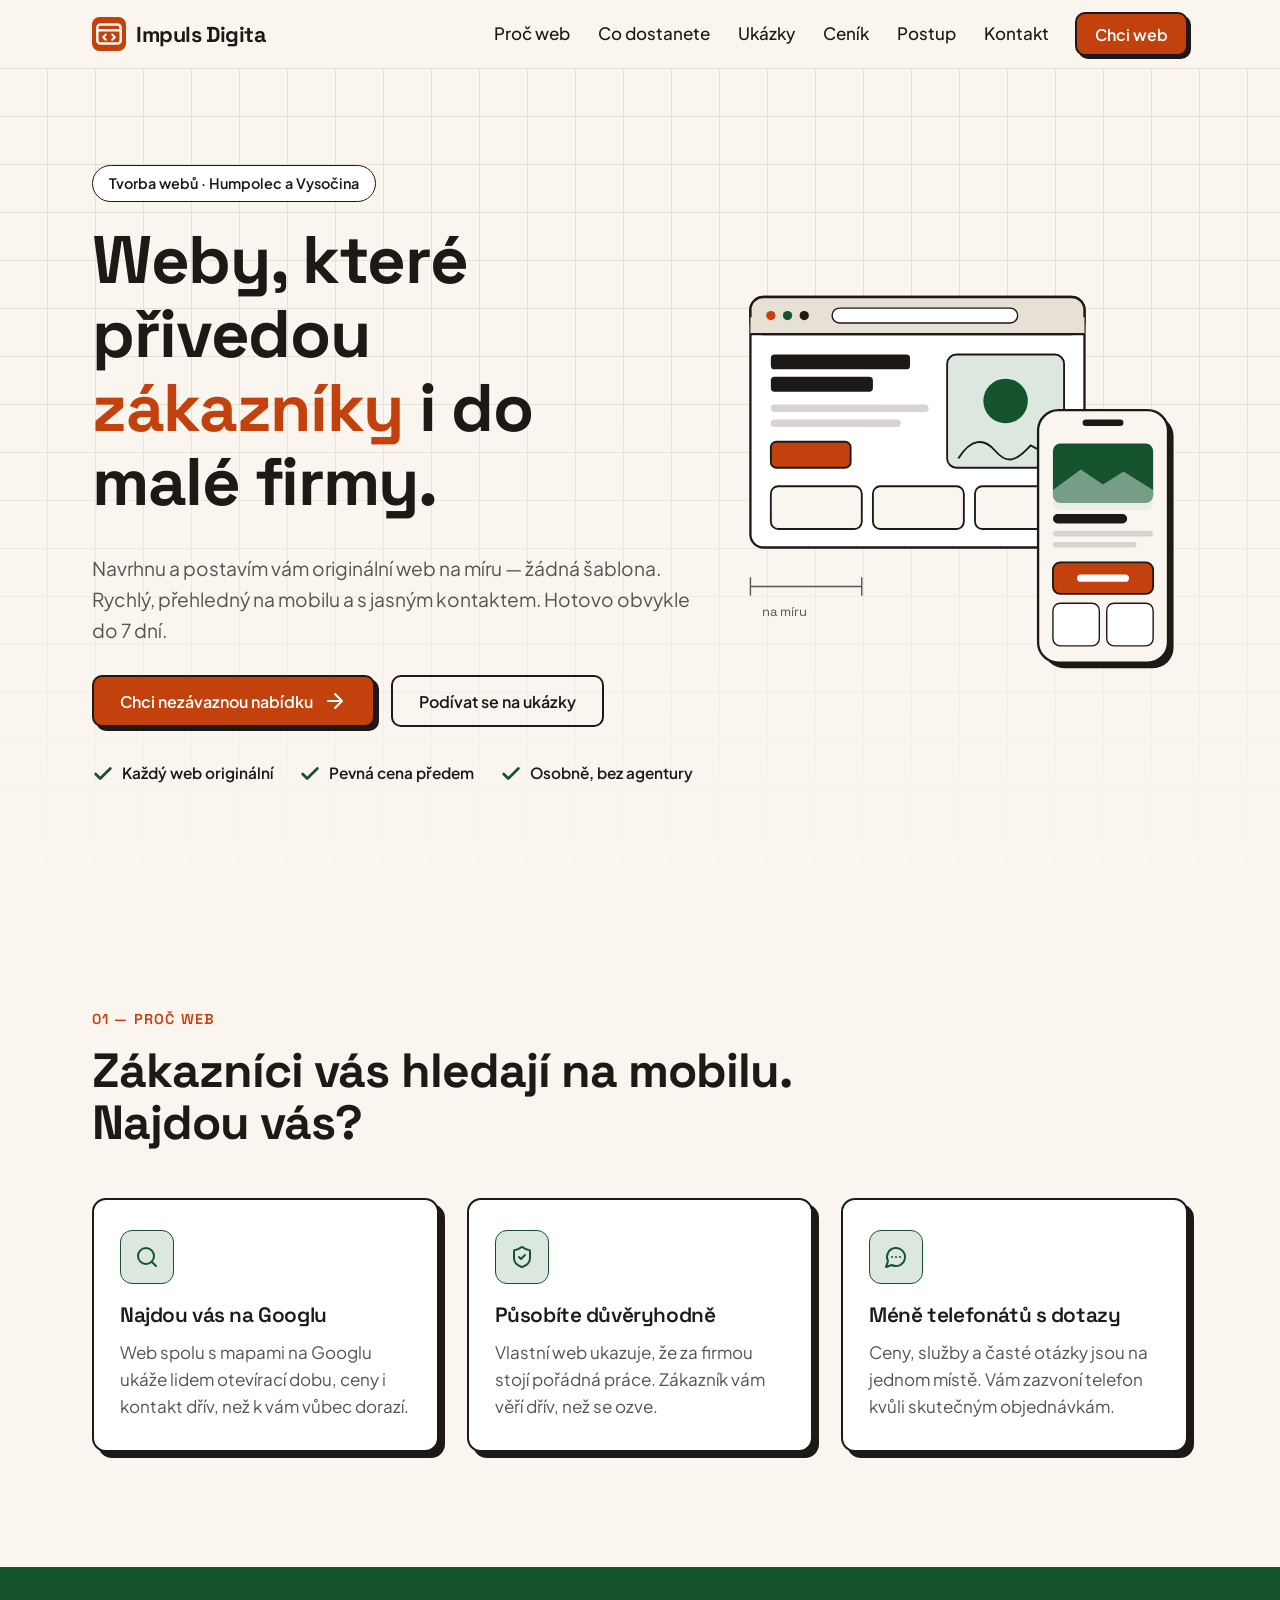
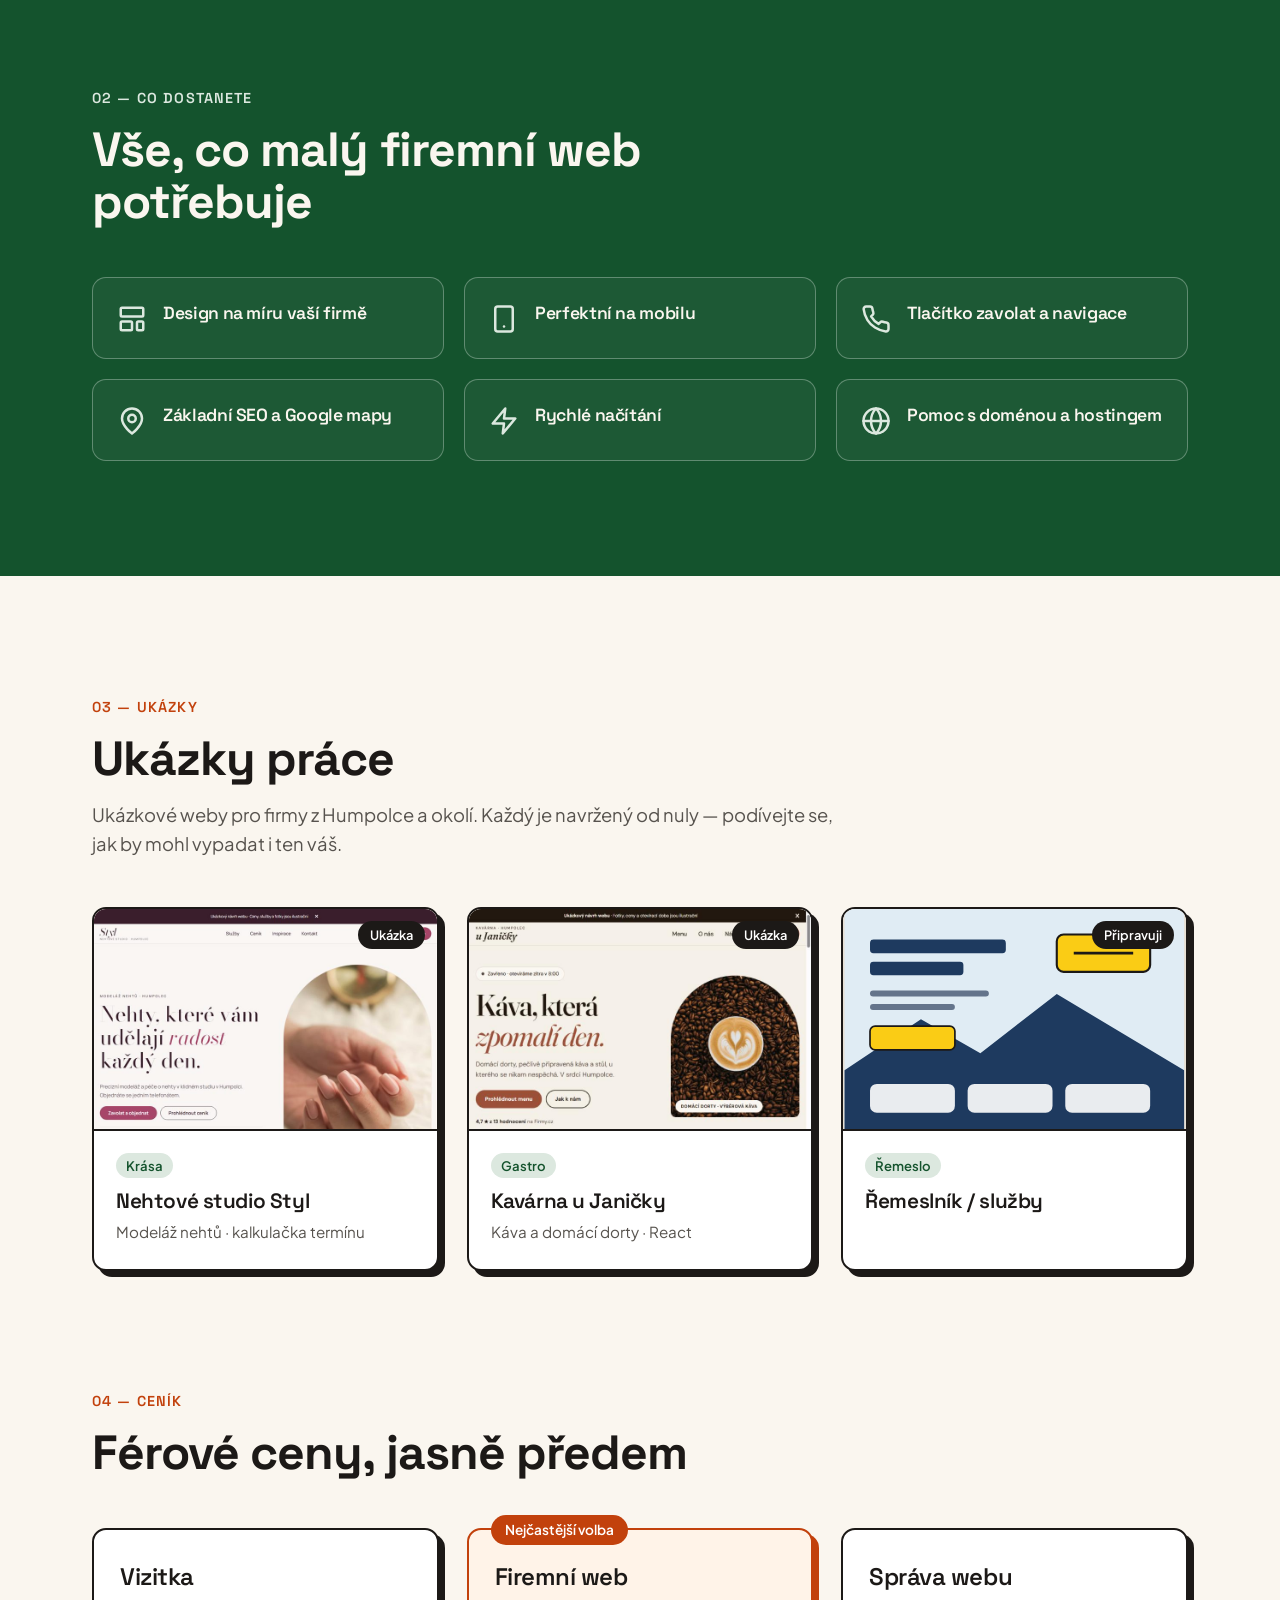
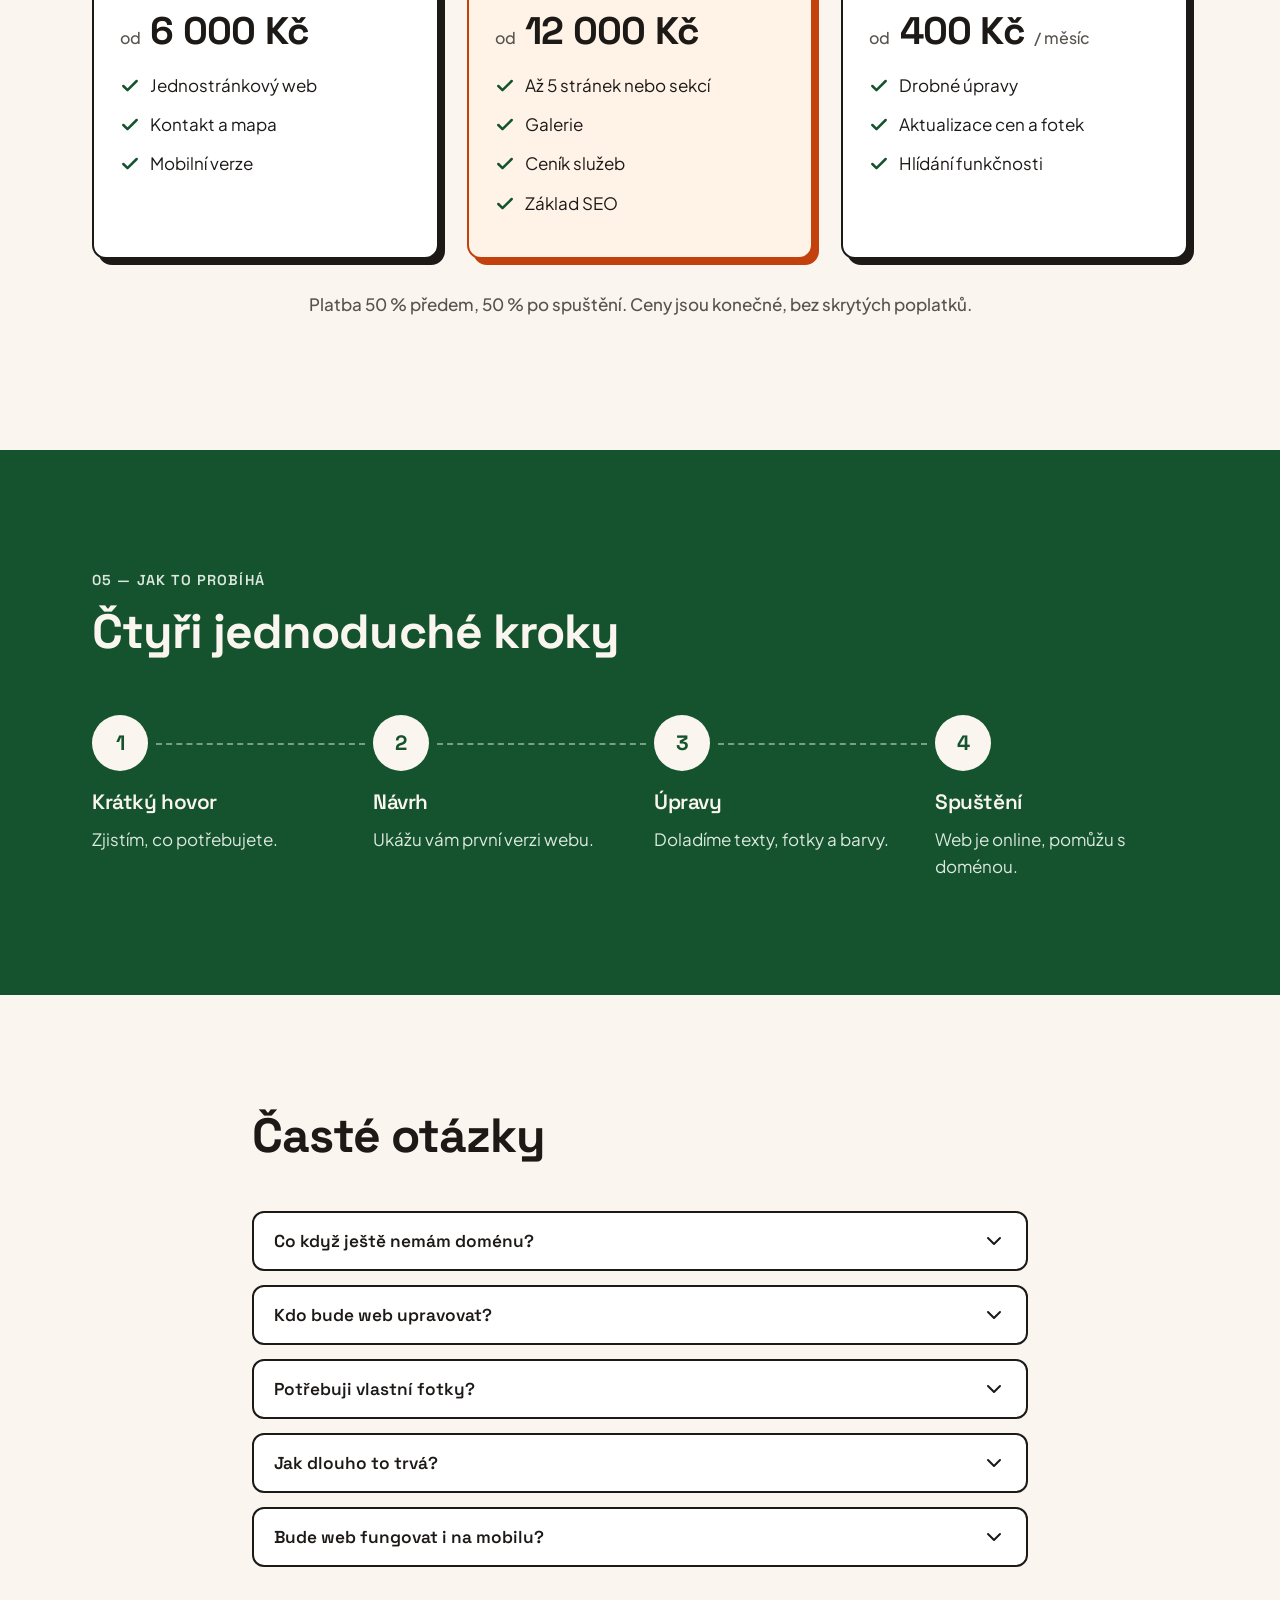
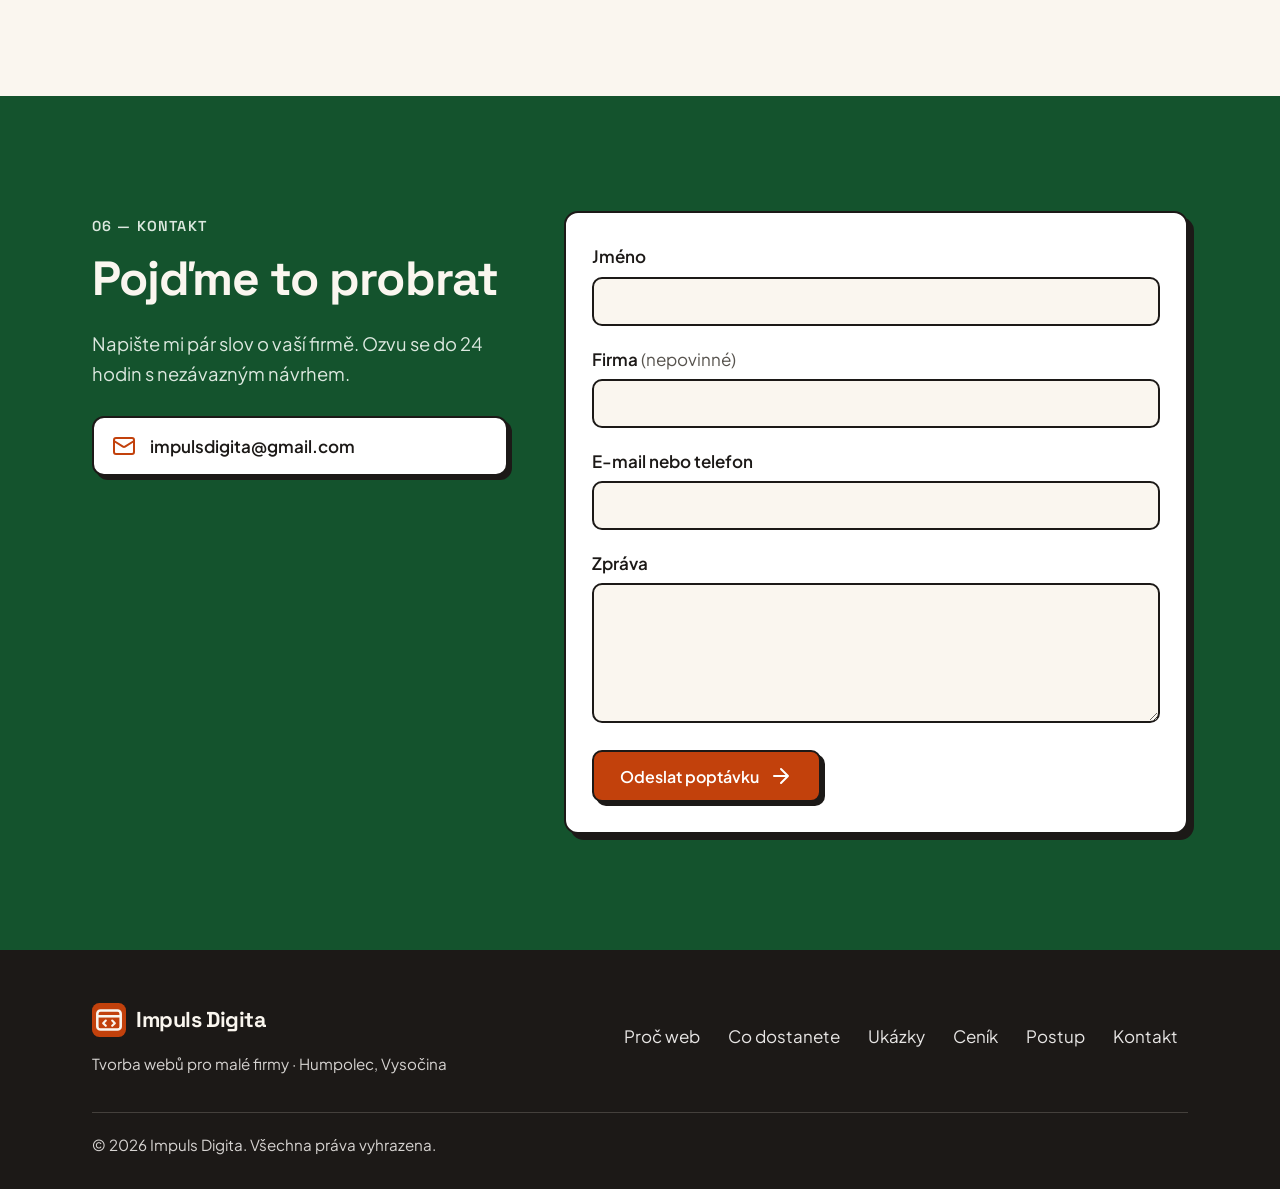
<file: index.html>
<!DOCTYPE html>
<!-- BRAND: Impuls Digita — změnit všude hledáním "Impuls Digita" -->
<html lang="cs">
<head>
  <meta charset="utf-8">
  <meta name="viewport" content="width=device-width, initial-scale=1">
  <title>Impuls Digita — tvorba webů pro firmy | Humpolec, Vysočina</title>
  <meta name="description" content="Originální weby na míru pro malé firmy z Humpolce a Vysočiny. Rychlé, přehledné na mobilu, s pevnou cenou předem. Hotovo obvykle do 7 dní.">
  <meta name="theme-color" content="#FAF6EF">
  <meta property="og:title" content="Impuls Digita — tvorba webů pro firmy | Humpolec, Vysočina">
  <meta property="og:description" content="Originální weby na míru pro malé firmy z Humpolce a Vysočiny. Pevná cena předem, hotovo obvykle do 7 dní.">
  <meta property="og:type" content="website">
  <meta property="og:locale" content="cs_CZ">
  <meta property="og:url" content="https://rokefluker.github.io/">
  <link rel="canonical" href="https://rokefluker.github.io/">
  <meta property="og:site_name" content="Impuls Digita">
  <link rel="icon" href="favicon.svg" type="image/svg+xml">
  <link rel="preconnect" href="https://fonts.googleapis.com">
  <link rel="preconnect" href="https://fonts.gstatic.com" crossorigin>
  <link rel="stylesheet" href="https://fonts.googleapis.com/css2?family=Plus+Jakarta+Sans:wght@400;500;600&family=Space+Grotesk:wght@600;700&subset=latin-ext&display=swap">
  <link rel="stylesheet" href="styles.css?v=2">
  <script type="application/ld+json">
  {
    "@context": "https://schema.org",
    "@type": "ProfessionalService",
    "url": "https://rokefluker.github.io/",
    "name": "Impuls Digita",
    "description": "Tvorba originálních webů na míru pro malé firmy.",
    "areaServed": [
      {"@type": "City", "name": "Humpolec"},
      {"@type": "City", "name": "Pelhřimov"},
      {"@type": "City", "name": "Havlíčkův Brod"},
      {"@type": "City", "name": "Jihlava"}
    ]
  }
  </script>
</head>
<body>
  <!-- Icon sprite (Lucide-style strokes) -->
  <svg width="0" height="0" style="position:absolute" aria-hidden="true" focusable="false">
    <defs>
      <symbol id="i-check" viewBox="0 0 24 24"><path d="M20 6 9 17l-5-5"/></symbol>
      <symbol id="i-arrow" viewBox="0 0 24 24"><path d="M5 12h14m-7-7 7 7-7 7"/></symbol>
      <symbol id="i-menu" viewBox="0 0 24 24"><path d="M4 6h16M4 12h16M4 18h16"/></symbol>
      <symbol id="i-x" viewBox="0 0 24 24"><path d="M18 6 6 18M6 6l12 12"/></symbol>
      <symbol id="i-chev" viewBox="0 0 24 24"><path d="m6 9 6 6 6-6"/></symbol>
      <symbol id="i-search" viewBox="0 0 24 24"><circle cx="11" cy="11" r="8"/><path d="m21 21-4.3-4.3"/></symbol>
      <symbol id="i-shield" viewBox="0 0 24 24"><path d="M20 13c0 5-3.5 7.5-7.66 8.95a1 1 0 0 1-.67-.01C7.5 20.5 4 18 4 13V6a1 1 0 0 1 1-1c2 0 4.5-1.2 6.24-2.72a1.17 1.17 0 0 1 1.52 0C14.51 3.81 17 5 19 5a1 1 0 0 1 1 1z"/><path d="m9 12 2 2 4-4"/></symbol>
      <symbol id="i-chat" viewBox="0 0 24 24"><path d="M7.9 20A9 9 0 1 0 4 16.1L2 22Z"/><path d="M8 12h.01M12 12h.01M16 12h.01"/></symbol>
      <symbol id="i-layout" viewBox="0 0 24 24"><rect width="18" height="7" x="3" y="3" rx="1"/><rect width="9" height="7" x="3" y="14" rx="1"/><rect width="5" height="7" x="16" y="14" rx="1"/></symbol>
      <symbol id="i-phone-ui" viewBox="0 0 24 24"><rect width="14" height="20" x="5" y="2" rx="2"/><path d="M12 18h.01"/></symbol>
      <symbol id="i-phone" viewBox="0 0 24 24"><path d="M22 16.92v3a2 2 0 0 1-2.18 2 19.79 19.79 0 0 1-8.63-3.07 19.5 19.5 0 0 1-6-6 19.79 19.79 0 0 1-3.07-8.67A2 2 0 0 1 4.11 2h3a2 2 0 0 1 2 1.72c.13.96.36 1.9.7 2.81a2 2 0 0 1-.45 2.11L8.09 9.91a16 16 0 0 0 6 6l1.27-1.27a2 2 0 0 1 2.11-.45c.91.34 1.85.57 2.81.7A2 2 0 0 1 22 16.92z"/></symbol>
      <symbol id="i-pin" viewBox="0 0 24 24"><path d="M20 10c0 6-8 12-8 12s-8-6-8-12a8 8 0 0 1 16 0Z"/><circle cx="12" cy="10" r="3"/></symbol>
      <symbol id="i-zap" viewBox="0 0 24 24"><path d="M13 2 3 14h9l-1 8 10-12h-9l1-8z"/></symbol>
      <symbol id="i-globe" viewBox="0 0 24 24"><circle cx="12" cy="12" r="10"/><path d="M12 2a14.5 14.5 0 0 0 0 20 14.5 14.5 0 0 0 0-20"/><path d="M2 12h20"/></symbol>
      <symbol id="i-mail" viewBox="0 0 24 24"><rect width="20" height="16" x="2" y="4" rx="2"/><path d="m22 7-8.97 5.7a1.94 1.94 0 0 1-2.06 0L2 7"/></symbol>
    </defs>
  </svg>

  <a class="skip-link" href="#obsah">Přeskočit na obsah</a>

  <!-- HEADER -->
  <header class="site-header">
    <div class="wrap header-in">
      <a class="logo" href="#top" aria-label="Impuls Digita — úvodní strana">
        <svg viewBox="0 0 32 32" aria-hidden="true"><rect width="32" height="32" rx="7" fill="#C2410C"/><rect x="5" y="7" width="22" height="18" rx="3" fill="none" stroke="#FAF6EF" stroke-width="2.4"/><path d="M5 12.5h22" stroke="#FAF6EF" stroke-width="2.4"/><path d="m13 16.5-2.5 2.5 2.5 2.5m6-5 2.5 2.5-2.5 2.5" fill="none" stroke="#FAF6EF" stroke-width="2" stroke-linecap="round" stroke-linejoin="round"/></svg>
        <span>Impuls Digita</span>
      </a>
      <button class="nav-toggle" type="button" aria-expanded="false" aria-controls="nav" aria-label="Otevřít menu">
        <svg class="icon i-open" aria-hidden="true"><use href="#i-menu"/></svg>
        <svg class="icon i-close" aria-hidden="true"><use href="#i-x"/></svg>
      </button>
      <nav class="nav" id="nav" aria-label="Hlavní navigace">
        <ul class="nav-list">
          <li><a href="#proc">Proč web</a></li>
          <li><a href="#co">Co dostanete</a></li>
          <li><a href="#ukazky">Ukázky</a></li>
          <li><a href="#cenik">Ceník</a></li>
          <li><a href="#postup">Postup</a></li>
          <li><a href="#kontakt">Kontakt</a></li>
          <li><a class="btn btn-primary btn-sm" href="#kontakt">Chci web</a></li>
        </ul>
      </nav>
    </div>
  </header>

  <main id="obsah">
    <!-- HERO -->
    <section class="hero" id="top" aria-labelledby="hero-h">
      <div class="wrap hero-grid">
        <div>
          <span class="hero-tag">Tvorba webů · Humpolec a Vysočina</span>
          <h1 id="hero-h">Weby, které přivedou <em>zákazníky</em> i do malé firmy.</h1>
          <p class="lead">Navrhnu a postavím vám originální web na míru — žádná šablona. Rychlý, přehledný na mobilu a s jasným kontaktem. Hotovo obvykle do 7 dní.</p>
          <div class="btn-row">
            <a class="btn btn-primary" href="#kontakt">Chci nezávaznou nabídku <svg class="icon" aria-hidden="true"><use href="#i-arrow"/></svg></a>
            <a class="btn btn-outline" href="#ukazky">Podívat se na ukázky</a>
          </div>
          <ul class="trust" aria-label="Naše přednosti">
            <li><svg class="icon" aria-hidden="true"><use href="#i-check"/></svg>Každý web originální</li>
            <li><svg class="icon" aria-hidden="true"><use href="#i-check"/></svg>Pevná cena předem</li>
            <li><svg class="icon" aria-hidden="true"><use href="#i-check"/></svg>Osobně, bez agentury</li>
          </ul>
        </div>
        <div class="hero-art">
          <svg viewBox="0 0 480 440" role="img" aria-label="Ilustrace webu v okně prohlížeče a na mobilu">
            <!-- browser -->
            <rect x="8" y="28" width="360" height="270" rx="14" fill="#fff" stroke="#1C1917" stroke-width="2.5"/>
            <rect x="8" y="28" width="360" height="40" rx="14" fill="#E7E0D4" stroke="#1C1917" stroke-width="2.5"/>
            <rect x="8" y="50" width="360" height="18" fill="#E7E0D4"/>
            <path d="M8 68h360" stroke="#1C1917" stroke-width="2.5"/>
            <circle cx="30" cy="48" r="5" fill="#C2410C"/><circle cx="48" cy="48" r="5" fill="#14532D"/><circle cx="66" cy="48" r="5" fill="#1C1917"/>
            <rect x="96" y="40" width="200" height="16" rx="8" fill="#fff" stroke="#1C1917" stroke-width="1.5"/>
            <rect x="30" y="90" width="150" height="16" rx="4" fill="#1C1917"/>
            <rect x="30" y="114" width="110" height="16" rx="4" fill="#1C1917"/>
            <rect x="30" y="144" width="170" height="8" rx="4" fill="#D6D3D1"/>
            <rect x="30" y="160" width="140" height="8" rx="4" fill="#D6D3D1"/>
            <rect x="30" y="184" width="86" height="28" rx="6" fill="#C2410C" stroke="#1C1917" stroke-width="2"/>
            <rect x="220" y="90" width="126" height="122" rx="10" fill="#DCE8DF" stroke="#1C1917" stroke-width="2"/>
            <circle cx="283" cy="140" r="24" fill="#14532D"/>
            <path d="M232 202c14-22 28-22 40-8s22 12 38-6l26 14" fill="none" stroke="#1C1917" stroke-width="2"/>
            <rect x="30" y="232" width="98" height="46" rx="8" fill="#FAF6EF" stroke="#1C1917" stroke-width="2"/>
            <rect x="140" y="232" width="98" height="46" rx="8" fill="#FAF6EF" stroke="#1C1917" stroke-width="2"/>
            <rect x="250" y="232" width="98" height="46" rx="8" fill="#FAF6EF" stroke="#1C1917" stroke-width="2"/>
            <!-- phone -->
            <rect x="318" y="150" width="140" height="272" rx="22" fill="#1C1917" transform="translate(6 6)"/>
            <rect x="318" y="150" width="140" height="272" rx="22" fill="#FAF6EF" stroke="#1C1917" stroke-width="2.5"/>
            <rect x="366" y="160" width="44" height="7" rx="3.5" fill="#1C1917"/>
            <rect x="334" y="186" width="108" height="64" rx="8" fill="#14532D"/>
            <path d="M334 236l30-22 24 16 22-14 32 20v14a8 8 0 0 1-8 8H342a8 8 0 0 1-8-8z" fill="#DCE8DF" opacity=".5"/>
            <rect x="334" y="262" width="80" height="10" rx="5" fill="#1C1917"/>
            <rect x="334" y="280" width="108" height="6" rx="3" fill="#D6D3D1"/>
            <rect x="334" y="292" width="90" height="6" rx="3" fill="#D6D3D1"/>
            <rect x="334" y="314" width="108" height="34" rx="8" fill="#C2410C" stroke="#1C1917" stroke-width="2"/>
            <rect x="360" y="327" width="56" height="8" rx="4" fill="#fff"/>
            <rect x="334" y="358" width="50" height="46" rx="8" fill="#fff" stroke="#1C1917" stroke-width="1.5"/>
            <rect x="392" y="358" width="50" height="46" rx="8" fill="#fff" stroke="#1C1917" stroke-width="1.5"/>
            <!-- drafting marks -->
            <path d="M8 330v20m0-10h120m0-10v20" stroke="#57534E" stroke-width="1.5" fill="none"/>
            <text x="20" y="372" font-family="Space Grotesk, sans-serif" font-size="14" fill="#57534E">na míru</text>
          </svg>
        </div>
      </div>
    </section>

    <!-- 01 PROČ WEB -->
    <section class="section" id="proc" aria-labelledby="proc-h">
      <div class="wrap">
        <div class="section-head reveal">
          <span class="label">01 — Proč web</span>
          <h2 id="proc-h">Zákazníci vás hledají na mobilu. Najdou vás?</h2>
        </div>
        <div class="cards-3">
          <article class="card reveal">
            <div class="ico-box"><svg class="icon" aria-hidden="true"><use href="#i-search"/></svg></div>
            <h3>Najdou vás na Googlu</h3>
            <p>Web spolu s mapami na Googlu ukáže lidem otevírací dobu, ceny i kontakt dřív, než k vám vůbec dorazí.</p>
          </article>
          <article class="card reveal">
            <div class="ico-box"><svg class="icon" aria-hidden="true"><use href="#i-shield"/></svg></div>
            <h3>Působíte důvěryhodně</h3>
            <p>Vlastní web ukazuje, že za firmou stojí pořádná práce. Zákazník vám věří dřív, než se ozve.</p>
          </article>
          <article class="card reveal">
            <div class="ico-box"><svg class="icon" aria-hidden="true"><use href="#i-chat"/></svg></div>
            <h3>Méně telefonátů s dotazy</h3>
            <p>Ceny, služby a časté otázky jsou na jednom místě. Vám zazvoní telefon kvůli skutečným objednávkám.</p>
          </article>
        </div>
      </div>
    </section>

    <!-- 02 CO DOSTANETE -->
    <section class="section band" id="co" aria-labelledby="co-h">
      <div class="wrap">
        <div class="section-head reveal">
          <span class="label">02 — Co dostanete</span>
          <h2 id="co-h">Vše, co malý firemní web potřebuje</h2>
        </div>
        <ul class="feat-grid">
          <li class="feat reveal"><svg class="icon" aria-hidden="true"><use href="#i-layout"/></svg><h3>Design na míru vaší firmě</h3></li>
          <li class="feat reveal"><svg class="icon" aria-hidden="true"><use href="#i-phone-ui"/></svg><h3>Perfektní na mobilu</h3></li>
          <li class="feat reveal"><svg class="icon" aria-hidden="true"><use href="#i-phone"/></svg><h3>Tlačítko zavolat a navigace</h3></li>
          <li class="feat reveal"><svg class="icon" aria-hidden="true"><use href="#i-pin"/></svg><h3>Základní SEO a Google mapy</h3></li>
          <li class="feat reveal"><svg class="icon" aria-hidden="true"><use href="#i-zap"/></svg><h3>Rychlé načítání</h3></li>
          <li class="feat reveal"><svg class="icon" aria-hidden="true"><use href="#i-globe"/></svg><h3>Pomoc s doménou a hostingem</h3></li>
        </ul>
      </div>
    </section>

    <!-- 03 UKÁZKY -->
    <section class="section" id="ukazky" aria-labelledby="uk-h">
      <div class="wrap">
        <div class="section-head reveal">
          <span class="label">03 — Ukázky</span>
          <h2 id="uk-h">Ukázky práce</h2>
          <p class="lead">Ukázkové weby pro firmy z Humpolce a okolí. Každý je navržený od nuly — podívejte se, jak by mohl vypadat i ten váš.</p>
        </div>
        <!--
          JAK PŘIDAT SKUTEČNÝ PROJEKT: zkopírujte tento blok a nahraďte jím jednu z karet níže
          (odstraňte i <span class="badge">Připravuji</span>).

          <a class="project reveal" href="https://adresa-webu.cz" target="_blank" rel="noopener">
            <div class="thumb"><img src="img/nazev-projektu.webp" width="400" height="260" loading="lazy" alt="Náhled webu Název firmy"></div>
            <div class="proj-body">
              <span class="tag">Kadeřnictví</span>
              <h3>Název firmy</h3>
            </div>
          </a>
        -->
        <div class="proj-grid">
          <article class="project reveal">
            <a class="project-link" href="nehtove-studio-styl/" aria-label="Otevřít ukázkový web Nehtové studio Styl">
              <div class="thumb">
                <img src="img/nehtove-studio-styl.jpg" width="800" height="600" loading="lazy" alt="Náhled ukázkového webu Nehtového studia Styl v Humpolci">
                <span class="badge">Ukázka</span>
              </div>
              <div class="proj-body"><span class="tag">Krása</span><h3>Nehtové studio Styl</h3><p class="proj-note">Modeláž nehtů · kalkulačka termínu</p></div>
            </a>
          </article>
          <article class="project reveal">
            <a class="project-link" href="kavarna-u-janicky/" aria-label="Otevřít ukázkový web Kavárna u Janičky">
              <div class="thumb">
                <img src="img/kavarna-u-janicky.jpg" width="800" height="600" loading="lazy" alt="Náhled ukázkového webu Kavárny u Janičky v Humpolci">
                <span class="badge">Ukázka</span>
              </div>
              <div class="proj-body"><span class="tag">Gastro</span><h3>Kavárna u Janičky</h3><p class="proj-note">Káva a domácí dorty · React</p></div>
            </a>
          </article>
          <article class="project reveal">
            <div class="thumb">
              <svg viewBox="0 0 400 260" role="img" aria-label="Abstraktní náhled webu řemeslníka">
                <rect width="400" height="260" fill="#E0ECF4"/>
                <path d="M0 190l90-60 70 40 90-70 150 90v70H0z" fill="#1E3A5F"/>
                <rect x="250" y="30" width="110" height="44" rx="8" fill="#FACC15" stroke="#1C1917" stroke-width="2.5"/>
                <path d="M270 52h70" stroke="#1C1917" stroke-width="3"/>
                <rect x="30" y="36" width="160" height="16" rx="4" fill="#1E3A5F"/>
                <rect x="30" y="62" width="110" height="16" rx="4" fill="#1E3A5F"/>
                <rect x="30" y="96" width="140" height="7" rx="3.5" fill="#64748B"/>
                <rect x="30" y="112" width="100" height="7" rx="3.5" fill="#64748B"/>
                <rect x="30" y="138" width="100" height="28" rx="6" fill="#FACC15" stroke="#1C1917" stroke-width="2"/>
                <rect x="30" y="206" width="100" height="34" rx="8" fill="#fff" opacity=".9"/>
                <rect x="145" y="206" width="100" height="34" rx="8" fill="#fff" opacity=".9"/>
                <rect x="260" y="206" width="100" height="34" rx="8" fill="#fff" opacity=".9"/>
              </svg>
              <span class="badge">Připravuji</span>
            </div>
            <div class="proj-body"><span class="tag">Řemeslo</span><h3>Řemeslník / služby</h3></div>
          </article>
        </div>
      </div>
    </section>

    <!-- 04 CENÍK -->
    <section class="section section-flush" id="cenik" aria-labelledby="cen-h">
      <div class="wrap">
        <div class="section-head reveal">
          <span class="label">04 — Ceník</span>
          <h2 id="cen-h">Férové ceny, jasně předem</h2>
        </div>
        <div class="price-grid">
          <article class="price reveal">
            <h3>Vizitka</h3>
            <p class="amount"><small>od</small> 6 000 Kč</p>
            <ul>
              <li><svg class="icon" aria-hidden="true"><use href="#i-check"/></svg>Jednostránkový web</li>
              <li><svg class="icon" aria-hidden="true"><use href="#i-check"/></svg>Kontakt a mapa</li>
              <li><svg class="icon" aria-hidden="true"><use href="#i-check"/></svg>Mobilní verze</li>
            </ul>
          </article>
          <article class="price featured reveal">
            <span class="ribbon">Nejčastější volba</span>
            <h3>Firemní web</h3>
            <p class="amount"><small>od</small> 12 000 Kč</p>
            <ul>
              <li><svg class="icon" aria-hidden="true"><use href="#i-check"/></svg>Až 5 stránek nebo sekcí</li>
              <li><svg class="icon" aria-hidden="true"><use href="#i-check"/></svg>Galerie</li>
              <li><svg class="icon" aria-hidden="true"><use href="#i-check"/></svg>Ceník služeb</li>
              <li><svg class="icon" aria-hidden="true"><use href="#i-check"/></svg>Základ SEO</li>
            </ul>
          </article>
          <article class="price reveal">
            <h3>Správa webu</h3>
            <p class="amount"><small>od</small> 400 Kč <small>/ měsíc</small></p>
            <ul>
              <li><svg class="icon" aria-hidden="true"><use href="#i-check"/></svg>Drobné úpravy</li>
              <li><svg class="icon" aria-hidden="true"><use href="#i-check"/></svg>Aktualizace cen a fotek</li>
              <li><svg class="icon" aria-hidden="true"><use href="#i-check"/></svg>Hlídání funkčnosti</li>
            </ul>
          </article>
        </div>
        <p class="price-note reveal">Platba 50 % předem, 50 % po spuštění. Ceny jsou konečné, bez skrytých poplatků.</p>
      </div>
    </section>

    <!-- 05 POSTUP -->
    <section class="section band" id="postup" aria-labelledby="po-h">
      <div class="wrap">
        <div class="section-head reveal">
          <span class="label">05 — Jak to probíhá</span>
          <h2 id="po-h">Čtyři jednoduché kroky</h2>
        </div>
        <ol class="steps">
          <li class="step reveal"><div class="step-num">1</div><h3>Krátký hovor</h3><p>Zjistím, co potřebujete.</p></li>
          <li class="step reveal"><div class="step-num">2</div><h3>Návrh</h3><p>Ukážu vám první verzi webu.</p></li>
          <li class="step reveal"><div class="step-num">3</div><h3>Úpravy</h3><p>Doladíme texty, fotky a barvy.</p></li>
          <li class="step reveal"><div class="step-num">4</div><h3>Spuštění</h3><p>Web je online, pomůžu s doménou.</p></li>
        </ol>
      </div>
    </section>

    <!-- FAQ -->
    <section class="section" id="faq" aria-labelledby="faq-h">
      <div class="wrap faq-wrap">
        <div class="section-head reveal">
          <h2 id="faq-h">Časté otázky</h2>
        </div>
        <details class="reveal">
          <summary>Co když ještě nemám doménu? <svg class="icon" aria-hidden="true"><use href="#i-chev"/></svg></summary>
          <p>Nevadí. Pomohu vám vybrat vhodnou adresu, doménu zaregistrovat a nastavit hosting. Doména zůstává vaše.</p>
        </details>
        <details class="reveal">
          <summary>Kdo bude web upravovat? <svg class="icon" aria-hidden="true"><use href="#i-chev"/></svg></summary>
          <p>Drobné změny, jako nové ceny, fotky nebo otevírací dobu, vám rád upravím v rámci správy webu. Stačí napsat.</p>
        </details>
        <details class="reveal">
          <summary>Potřebuji vlastní fotky? <svg class="icon" aria-hidden="true"><use href="#i-chev"/></svg></summary>
          <p>Vlastní fotky jsou nejlepší, třeba i z telefonu. Když žádné nemáte, poradím, co nafotit, nebo najdu vhodné náhrady.</p>
        </details>
        <details class="reveal">
          <summary>Jak dlouho to trvá? <svg class="icon" aria-hidden="true"><use href="#i-chev"/></svg></summary>
          <p>Jednoduchý web bývá hotový obvykle do 7 dní od chvíle, kdy mám od vás texty a fotky. Větší web zabere o něco déle.</p>
        </details>
        <details class="reveal">
          <summary>Bude web fungovat i na mobilu? <svg class="icon" aria-hidden="true"><use href="#i-chev"/></svg></summary>
          <p>Ano. Každý web navrhuji nejdřív pro mobil a pak ho přizpůsobuji tabletu a počítači. Vždy ho vyzkouším na skutečných zařízeních.</p>
        </details>
      </div>
    </section>

    <!-- 06 KONTAKT -->
    <section class="section band" id="kontakt" aria-labelledby="ko-h">
      <div class="wrap contact-grid">
        <div class="reveal">
          <span class="label">06 — Kontakt</span>
          <h2 id="ko-h">Pojďme to probrat</h2>
          <p class="lead">Napište mi pár slov o vaší firmě. Ozvu se do 24 hodin s nezávazným návrhem.</p>
          <!-- Naplní se z CONFIG v script.js; bez nastavení zůstává skryté -->
          <div class="contact-cards" id="contact-cards" hidden></div>
        </div>
        <form id="contact-form" class="reveal" novalidate aria-label="Poptávkový formulář">
          <div class="field">
            <label for="f-name">Jméno</label>
            <input id="f-name" name="name" type="text" autocomplete="name" required aria-describedby="e-name">
            <p class="err" id="e-name">Napište prosím své jméno.</p>
          </div>
          <div class="field">
            <label for="f-firm">Firma <span class="opt">(nepovinné)</span></label>
            <input id="f-firm" name="company" type="text" autocomplete="organization">
          </div>
          <div class="field">
            <label for="f-contact">E-mail nebo telefon</label>
            <input id="f-contact" name="contact" type="text" autocomplete="email" required aria-describedby="e-contact">
            <p class="err" id="e-contact">Zadejte prosím platný e-mail nebo telefonní číslo.</p>
          </div>
          <div class="field">
            <label for="f-msg">Zpráva</label>
            <textarea id="f-msg" name="message" required aria-describedby="e-msg"></textarea>
            <p class="err" id="e-msg">Napište prosím pár slov o své firmě.</p>
          </div>
          <input class="hp" type="text" name="_gotcha" tabindex="-1" autocomplete="off" aria-hidden="true">
          <button class="btn btn-primary" type="submit">Odeslat poptávku <svg class="icon" aria-hidden="true"><use href="#i-arrow"/></svg></button>
          <div class="status" id="form-status" role="status" aria-live="polite"></div>
        </form>
      </div>
    </section>
  </main>

  <!-- FOOTER -->
  <footer class="site-footer">
    <div class="wrap foot-in">
      <div>
        <a class="logo" href="#top" aria-label="Impuls Digita — nahoru">
          <svg viewBox="0 0 32 32" aria-hidden="true"><rect width="32" height="32" rx="7" fill="#C2410C"/><rect x="5" y="7" width="22" height="18" rx="3" fill="none" stroke="#FAF6EF" stroke-width="2.4"/><path d="M5 12.5h22" stroke="#FAF6EF" stroke-width="2.4"/><path d="m13 16.5-2.5 2.5 2.5 2.5m6-5 2.5 2.5-2.5 2.5" fill="none" stroke="#FAF6EF" stroke-width="2" stroke-linecap="round" stroke-linejoin="round"/></svg>
          <span>Impuls Digita</span>
        </a>
        <p>Tvorba webů pro malé firmy · Humpolec, Vysočina</p>
      </div>
      <nav class="foot-nav" aria-label="Patička">
        <a href="#proc">Proč web</a><a href="#co">Co dostanete</a><a href="#ukazky">Ukázky</a><a href="#cenik">Ceník</a><a href="#postup">Postup</a><a href="#kontakt">Kontakt</a>
      </nav>
      <p class="copy">© <span id="year">2026</span> Impuls Digita. Všechna práva vyhrazena.</p>
    </div>
  </footer>

  <script src="script.js?v=2" defer></script>
</body>
</html>
</file>
<file: styles.css>
/* ==========================================================
   Impuls Digita — styles.css
   Sections: 0 Tokens · 1 Base · 2 Layout · 3 Buttons · 4 Header
   5 Hero · 6 Why · 7 Features · 8 Projects · 9 Pricing · 10 Steps
   11 FAQ · 12 Contact · 13 Footer · 14 Reveal · 15 Responsive
   ========================================================== */

/* 0 — Tokens */
:root {
  --bg: #FAF6EF;
  --surface: #FFFFFF;
  --ink: #1C1917;
  --ink-muted: #57534E;
  --line: #E7E0D4;
  --accent: #C2410C;
  --accent-hover: #9A3412;
  --forest: #14532D;
  --forest-soft: #DCE8DF;
  --font-head: "Space Grotesk", system-ui, sans-serif;
  --font-body: "Plus Jakarta Sans", system-ui, sans-serif;
  --radius: 14px;
  --maxw: 1140px;
  --shadow: 6px 6px 0 var(--ink);
}

/* 1 — Base */
*, *::before, *::after { box-sizing: border-box; }
html { scroll-behavior: smooth; scroll-padding-top: 84px; -webkit-text-size-adjust: 100%; }
body {
  margin: 0; background: var(--bg); color: var(--ink);
  font-family: var(--font-body); font-size: 17px; line-height: 1.6;
  overflow-x: hidden;
}
h1, h2, h3 { font-family: var(--font-head); font-weight: 700; line-height: 1.1; letter-spacing: -0.02em; margin: 0 0 .5em; }
h1 { font-size: clamp(2.3rem, 6.4vw, 4.2rem); }
h2 { font-size: clamp(1.85rem, 4.4vw, 3rem); }
h3 { font-size: 1.3rem; line-height: 1.25; font-weight: 600; }
p { margin: 0 0 1em; }
a { color: inherit; }
ul { margin: 0; padding: 0; list-style: none; }
svg { display: block; }
.icon { width: 24px; height: 24px; fill: none; stroke: currentColor; stroke-width: 2; stroke-linecap: round; stroke-linejoin: round; flex: none; }
:focus-visible { outline: 3px solid var(--accent); outline-offset: 3px; border-radius: 4px; }
.band :focus-visible, .site-footer :focus-visible { outline-color: var(--forest-soft); }
.sr-only { position: absolute; width: 1px; height: 1px; overflow: hidden; clip: rect(0 0 0 0); white-space: nowrap; }
.skip-link {
  position: absolute; left: 12px; top: -60px; z-index: 100; background: var(--ink); color: #fff;
  padding: 12px 18px; border-radius: 8px; text-decoration: none; font-weight: 600;
}
.skip-link:focus { top: 12px; }

/* 2 — Layout */
.wrap { width: 100%; max-width: var(--maxw); margin: 0 auto; padding: 0 22px; }
.section { padding: clamp(64px, 9vw, 120px) 0; }
.label {
  display: inline-block; font-family: var(--font-head); font-weight: 600; font-size: .9rem;
  letter-spacing: .08em; text-transform: uppercase; color: var(--accent); margin-bottom: 14px;
}
.band .label { color: var(--forest-soft); }
.lead { font-size: 1.15rem; color: var(--ink-muted); max-width: 60ch; }
.section-head { max-width: 760px; margin-bottom: 48px; }
.section-head h2 { margin-bottom: .3em; }
.band { background: var(--forest); color: var(--bg); }
.band .lead { color: var(--forest-soft); }

/* 3 — Buttons */
.btn {
  display: inline-flex; align-items: center; justify-content: center; gap: 10px;
  min-height: 52px; padding: 12px 26px; border-radius: 10px; border: 2px solid var(--ink);
  font: 600 1rem var(--font-body); text-decoration: none; cursor: pointer;
  transition: transform .15s, box-shadow .15s, background .15s;
}
.btn-primary { background: var(--accent); color: #fff; border-color: var(--ink); box-shadow: 4px 4px 0 var(--ink); }
.btn-primary:hover { background: var(--accent-hover); transform: translate(-2px, -2px); box-shadow: 6px 6px 0 var(--ink); }
.btn-primary:active { transform: translate(2px, 2px); box-shadow: 1px 1px 0 var(--ink); }
.btn-outline { background: transparent; color: var(--ink); }
.btn-outline:hover { background: var(--ink); color: var(--bg); }
.btn-sm { min-height: 44px; padding: 8px 18px; box-shadow: 3px 3px 0 var(--ink); }

/* 4 — Header */
.site-header {
  position: sticky; top: 0; z-index: 50; background: rgba(250, 246, 239, .94);
  backdrop-filter: blur(8px); border-bottom: 1px solid var(--line);
}
.header-in { display: flex; align-items: center; justify-content: space-between; gap: 16px; min-height: 68px; }
.logo { display: inline-flex; align-items: center; gap: 10px; text-decoration: none; font: 700 1.35rem var(--font-head); letter-spacing: -0.02em; min-height: 44px; }
.logo svg { width: 34px; height: 34px; }
.nav-list { display: flex; align-items: center; gap: 4px; }
.nav-list a:not(.btn) { display: inline-flex; align-items: center; min-height: 44px; padding: 0 12px; text-decoration: none; font-weight: 500; border-radius: 8px; }
.nav-list a:not(.btn):hover { background: var(--line); }
.nav-list .btn { margin-left: 10px; }
.nav-toggle {
  display: none; width: 48px; height: 48px; align-items: center; justify-content: center;
  background: transparent; border: 2px solid var(--ink); border-radius: 10px; color: var(--ink); cursor: pointer;
}
.nav-toggle .i-close { display: none; }
.nav-toggle[aria-expanded="true"] .i-open { display: none; }
.nav-toggle[aria-expanded="true"] .i-close { display: block; }

/* 5 — Hero */
.hero { position: relative; padding: clamp(48px, 8vw, 96px) 0 clamp(56px, 8vw, 104px); overflow: hidden; }
.hero::before { /* drafting-sheet grid */
  content: ""; position: absolute; inset: 0; z-index: 0;
  background-image:
    linear-gradient(var(--line) 1px, transparent 1px),
    linear-gradient(90deg, var(--line) 1px, transparent 1px);
  background-size: 48px 48px; background-position: -1px -1px;
  -webkit-mask-image: linear-gradient(to bottom, #000 40%, transparent);
  mask-image: linear-gradient(to bottom, #000 40%, transparent);
}
.hero-grid { position: relative; z-index: 1; display: grid; grid-template-columns: 1.15fr .85fr; gap: 48px; align-items: center; }
.hero-tag { display: inline-block; background: var(--surface); border: 1px solid var(--ink); border-radius: 999px; padding: 6px 16px; font-weight: 600; font-size: .9rem; margin-bottom: 22px; }
.hero h1 em { font-style: normal; color: var(--accent); }
.hero .lead { margin: 22px 0 30px; font-size: 1.2rem; color: var(--ink-muted); }
.btn-row { display: flex; flex-wrap: wrap; gap: 16px; }
.trust { display: flex; flex-wrap: wrap; gap: 10px 26px; margin-top: 34px; font-weight: 600; font-size: .96rem; }
.trust li { display: inline-flex; align-items: center; gap: 8px; }
.trust .icon { width: 22px; height: 22px; color: var(--forest); stroke-width: 3; }
.hero-art svg { width: 100%; height: auto; max-width: 480px; margin-left: auto; }

/* 6 — Why */
.cards-3 { display: grid; grid-template-columns: repeat(3, 1fr); gap: 28px; }
.card { background: var(--surface); border: 2px solid var(--ink); border-radius: var(--radius); padding: 30px 26px; box-shadow: var(--shadow); transition: transform .2s, box-shadow .2s; }
.card:hover { transform: translate(-2px, -2px); box-shadow: 8px 8px 0 var(--ink); }
.card p { color: var(--ink-muted); margin: 0; }
.ico-box { width: 54px; height: 54px; display: grid; place-items: center; border-radius: 12px; background: var(--forest-soft); color: var(--forest); margin-bottom: 18px; border: 1.5px solid var(--forest); }

/* 7 — Features (forest band) */
.feat-grid { display: grid; grid-template-columns: repeat(3, 1fr); gap: 20px; }
.feat { display: flex; gap: 16px; align-items: flex-start; padding: 24px; border: 1px solid rgba(220, 232, 223, .35); border-radius: var(--radius); background: rgba(255, 255, 255, .04); }
.feat .icon { width: 30px; height: 30px; color: var(--forest-soft); margin-top: 2px; }
.feat h3 { font-size: 1.1rem; margin: 0; }

/* 8 — Projects */
.proj-grid { display: grid; grid-template-columns: repeat(3, 1fr); gap: 28px; }
.project { display: flex; flex-direction: column; background: var(--surface); border: 2px solid var(--ink); border-radius: var(--radius); box-shadow: var(--shadow); overflow: hidden; text-decoration: none; color: inherit; transition: transform .2s, box-shadow .2s; }
a.project:hover { transform: translate(-2px, -2px); box-shadow: 8px 8px 0 var(--ink); }
.thumb { position: relative; border-bottom: 2px solid var(--ink); aspect-ratio: 400 / 260; background: var(--line); }
.thumb svg, .thumb img { width: 100%; height: 100%; object-fit: cover; display: block; }
.badge { position: absolute; top: 12px; right: 12px; background: var(--ink); color: #fff; font-size: .8rem; font-weight: 600; padding: 4px 12px; border-radius: 999px; }
.proj-body { padding: 20px 22px 24px; }
.tag { display: inline-block; font-size: .82rem; font-weight: 600; color: var(--forest); background: var(--forest-soft); padding: 2px 10px; border-radius: 999px; margin-bottom: 10px; }
.proj-body h3 { margin: 0; }

/* 9 — Pricing */
.price-grid { display: grid; grid-template-columns: repeat(3, 1fr); gap: 28px; align-items: stretch; }
.price { position: relative; display: flex; flex-direction: column; background: var(--surface); border: 2px solid var(--ink); border-radius: var(--radius); padding: 32px 26px; box-shadow: var(--shadow); }
.price.featured { background: #FFF3E8; box-shadow: 6px 6px 0 var(--accent); border-color: var(--accent); }
.price .ribbon { position: absolute; top: -15px; left: 22px; background: var(--accent); color: #fff; font-weight: 600; font-size: .85rem; padding: 4px 14px; border-radius: 999px; }
.price h3 { font-size: 1.5rem; }
.amount { font: 700 2.4rem/1.1 var(--font-head); letter-spacing: -0.02em; margin: 6px 0 20px; }
.amount small { font: 500 1rem var(--font-body); color: var(--ink-muted); letter-spacing: 0; }
.price ul { display: grid; gap: 12px; margin-bottom: 8px; }
.price li { display: flex; gap: 10px; align-items: flex-start; }
.price li .icon { width: 20px; height: 20px; margin-top: 4px; color: var(--forest); stroke-width: 3; }
.price-note { margin-top: 32px; text-align: center; font-weight: 500; color: var(--ink-muted); }

/* 10 — Steps */
.steps { display: grid; grid-template-columns: repeat(4, 1fr); gap: 28px; counter-reset: step; position: relative; }
.step { position: relative; padding-top: 8px; }
.step-num { display: grid; place-items: center; width: 56px; height: 56px; border-radius: 50%; background: var(--ink); color: var(--bg); font: 700 1.3rem var(--font-head); margin-bottom: 18px; position: relative; z-index: 1; }
.step:not(:last-child)::after { content: ""; position: absolute; top: 36px; left: 64px; right: -20px; border-top: 2px dashed var(--ink-muted); opacity: .5; }
.step p { color: var(--ink-muted); margin: 0; }

/* 11 — FAQ */
.faq-wrap { max-width: 820px; }
details { background: var(--surface); border: 2px solid var(--ink); border-radius: 12px; margin-bottom: 14px; }
summary { display: flex; justify-content: space-between; align-items: center; gap: 16px; min-height: 56px; padding: 12px 20px; font: 600 1.08rem var(--font-head); cursor: pointer; list-style: none; }
summary::-webkit-details-marker { display: none; }
summary .icon { transition: transform .2s; }
details[open] summary .icon { transform: rotate(180deg); }
details p { padding: 0 20px 18px; margin: 0; color: var(--ink-muted); }

/* 12 — Contact */
.contact-grid { display: grid; grid-template-columns: .8fr 1.2fr; gap: 56px; align-items: start; }
.contact-cards { display: grid; gap: 14px; margin-top: 28px; }
.contact-cards[hidden] { display: none; }
.contact-cards a { display: flex; align-items: center; gap: 14px; min-height: 60px; padding: 12px 18px; background: var(--surface); border: 2px solid var(--ink); border-radius: 12px; text-decoration: none; font-weight: 600; box-shadow: 4px 4px 0 var(--ink); }
.contact-cards a:hover { background: var(--forest-soft); }
.contact-cards .icon { color: var(--accent); }
form { background: var(--surface); border: 2px solid var(--ink); border-radius: var(--radius); padding: 30px 26px; box-shadow: var(--shadow); }
.field { margin-bottom: 20px; }
label { display: block; font-weight: 600; margin-bottom: 6px; }
label .opt { font-weight: 400; color: var(--ink-muted); }
input, textarea { width: 100%; min-height: 48px; padding: 12px 14px; font: 400 1rem var(--font-body); color: var(--ink); background: var(--bg); border: 2px solid var(--ink); border-radius: 10px; }
textarea { min-height: 140px; resize: vertical; }
input:focus-visible, textarea:focus-visible { outline: 3px solid var(--accent); outline-offset: 2px; }
.field.invalid input, .field.invalid textarea { border-color: #B91C1C; }
.err { display: none; margin-top: 6px; color: #B91C1C; font-weight: 600; font-size: .92rem; }
.field.invalid .err { display: block; }
.hp { position: absolute; left: -9999px; }
.status { margin-top: 16px; font-weight: 600; }
.status:empty { display: none; }
.status { padding: 12px 16px; border-radius: 10px; }
.status.ok { background: var(--forest-soft); color: var(--forest); }
.status.warn { background: #FEF3C7; color: #78350F; }
.status.bad { background: #FEE2E2; color: #991B1B; }

/* 13 — Footer */
.site-footer { background: var(--ink); color: var(--bg); padding: 48px 0 32px; }
.foot-in { display: flex; flex-wrap: wrap; justify-content: space-between; gap: 28px; }
.site-footer .logo { color: var(--bg); }
.site-footer p { margin: 8px 0 0; color: #D6D3D1; font-size: .95rem; }
.foot-nav { display: flex; flex-wrap: wrap; gap: 2px 8px; }
.foot-nav a { display: inline-flex; align-items: center; min-height: 44px; padding: 0 10px; text-decoration: none; color: #E7E5E4; }
.foot-nav a:hover { color: #fff; text-decoration: underline; }
.copy { width: 100%; border-top: 1px solid #44403C; padding-top: 20px; font-size: .9rem; color: #D6D3D1; }

/* 14 — Reveal (only hidden when JS is present) */
.js .reveal { opacity: 0; transform: translateY(16px); transition: opacity .4s ease, transform .4s ease; }
.js .reveal.is-visible { opacity: 1; transform: none; }
@media (prefers-reduced-motion: reduce) {
  html { scroll-behavior: auto; }
  .js .reveal { opacity: 1; transform: none; transition: none; }
  *, *::before, *::after { transition-duration: 0s !important; }
}

/* 15 — Responsive */
@media (max-width: 1000px) {
  .hero-grid { grid-template-columns: 1fr; }
  .hero-art { order: -1; max-width: 380px; }
  .hero-art svg { margin: 0; }
  .cards-3, .proj-grid, .price-grid { grid-template-columns: 1fr; max-width: 560px; }
  .feat-grid { grid-template-columns: repeat(2, 1fr); }
  .steps { grid-template-columns: repeat(2, 1fr); }
  .step:not(:last-child)::after { display: none; }
  .contact-grid { grid-template-columns: 1fr; gap: 36px; }
  .nav-toggle { display: inline-flex; }
  .js .nav { display: none; position: absolute; left: 0; right: 0; top: 100%; background: var(--bg); border-bottom: 2px solid var(--ink); padding: 12px 22px 22px; }
  .js .nav.open { display: block; }
  .js .nav-list { flex-direction: column; align-items: stretch; }
  .js .nav-list a:not(.btn) { padding: 0 8px; font-size: 1.1rem; }
  .js .nav-list .btn { margin: 10px 0 0; }
  .nav-list { flex-wrap: wrap; }
}
@media (min-width: 1001px) { .cards-3, .proj-grid, .price-grid { max-width: none; } }
@media (max-width: 600px) {
  body { font-size: 16.5px; }
  .feat-grid, .steps { grid-template-columns: 1fr; }
  .btn-row .btn { width: 100%; }
  .hero-art { max-width: 300px; }
  form { padding: 24px 18px; }
}

/* Overrides for sections on the forest band / misc */
.section-flush { padding-top: 0; }
.steps { list-style: none; margin: 0; padding: 0; }
.band .step-num { background: var(--bg); color: var(--forest); }
.band .step p { color: var(--forest-soft); }
.band .step:not(:last-child)::after { border-color: var(--forest-soft); }
.contact-cards a, form { color: var(--ink); }

/* ---------- Project link cards ---------- */
.project-link { display: block; color: inherit; text-decoration: none; height: 100%; }
.project-link:hover h3, .project-link:focus-visible h3 { color: var(--accent); }
.project-link .thumb img { object-position: top center; transition: transform .4s ease; }
.project-link:hover .thumb img { transform: scale(1.03); }
.thumb { overflow: hidden; }
.proj-note { margin: 6px 0 0; color: var(--ink-muted); font-size: .95rem; }
@media (prefers-reduced-motion: reduce) { .project-link .thumb img { transition: none; } .project-link:hover .thumb img { transform: none; } }
</file>
